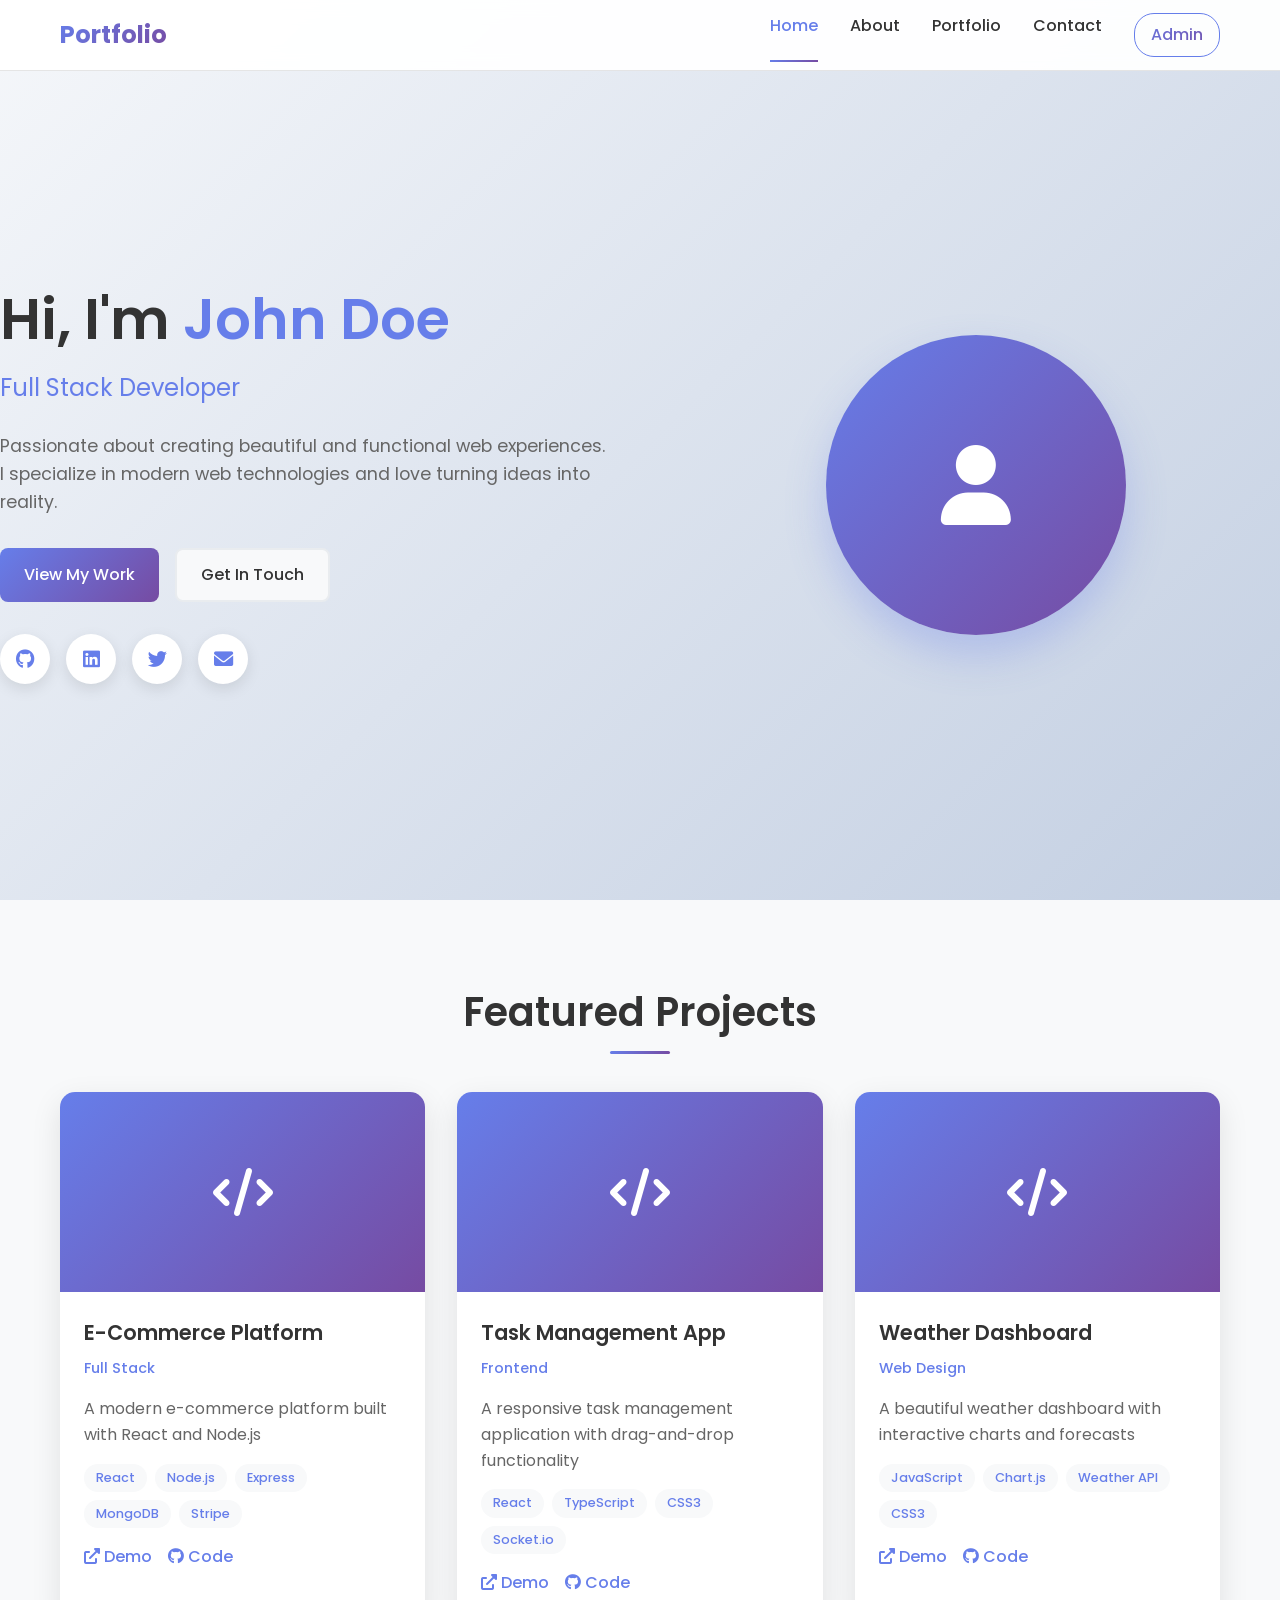
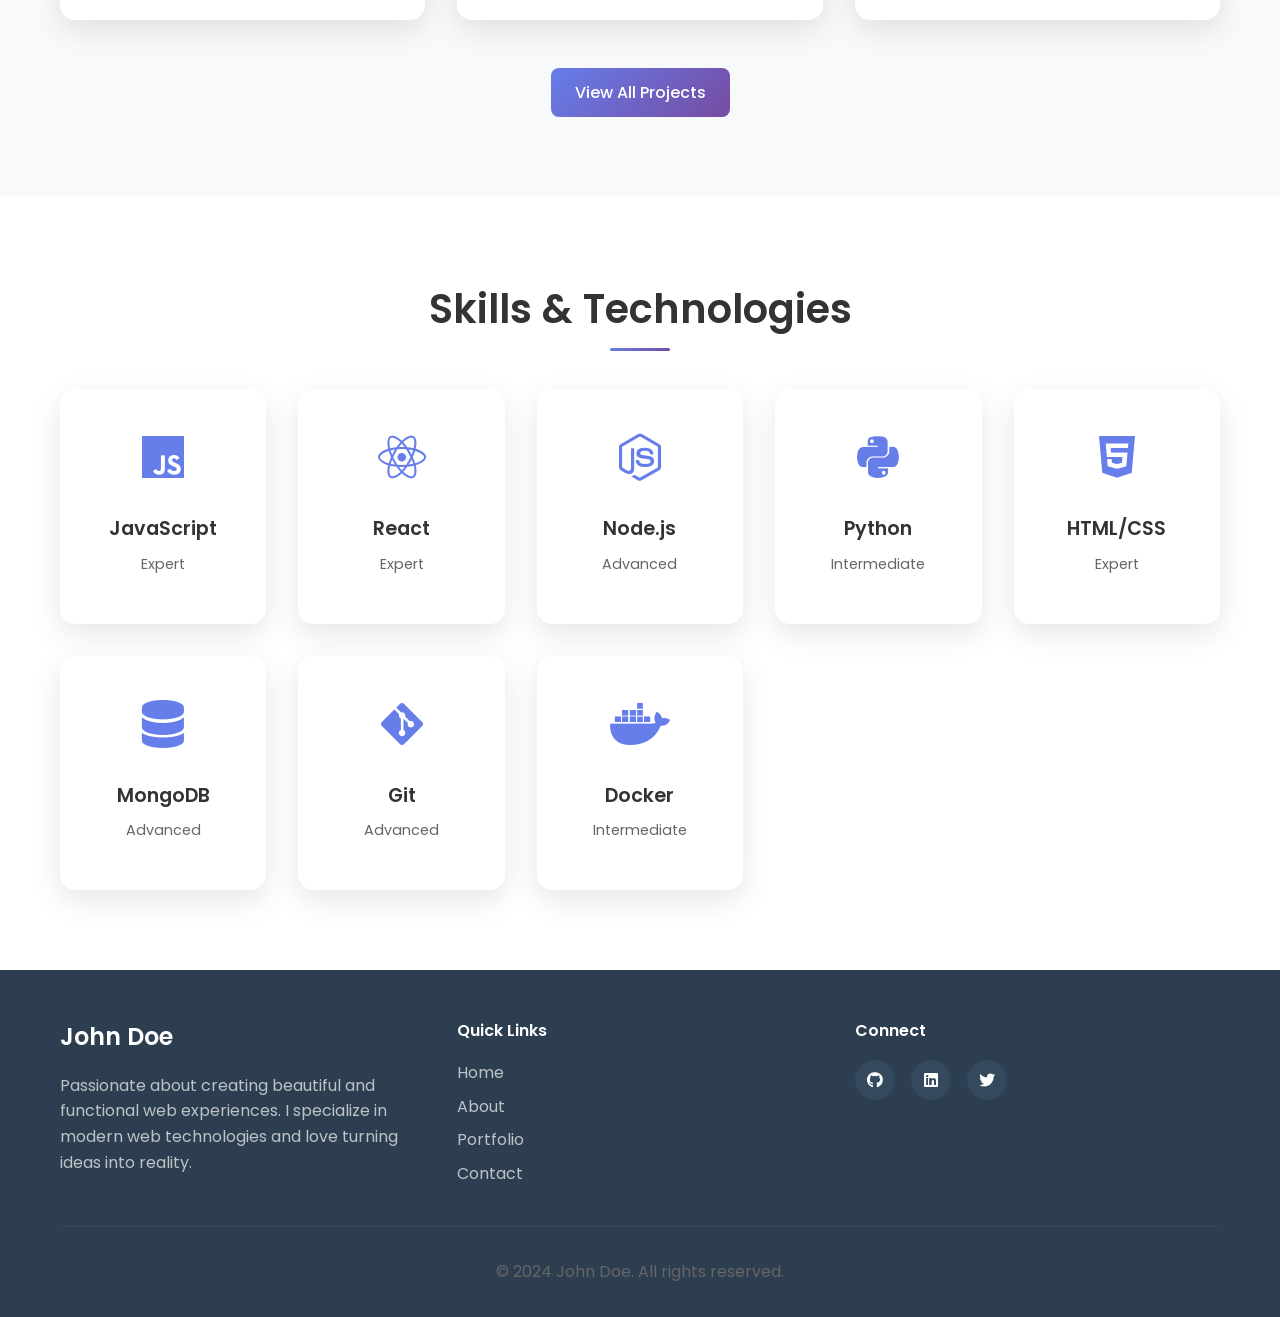
<file: index.html>
<!DOCTYPE html>
<html lang="en">
<head>
    <meta charset="UTF-8">
    <meta name="viewport" content="width=device-width, initial-scale=1.0">
    <title>John Doe - Portfolio</title>
    <link rel="stylesheet" href="css/style.css">
    <link href="https://cdnjs.cloudflare.com/ajax/libs/font-awesome/6.0.0/css/all.min.css" rel="stylesheet">
    <link href="https://fonts.googleapis.com/css2?family=Poppins:wght@300;400;500;600;700&display=swap" rel="stylesheet">
</head>
<body>
    <!-- Navigation -->
    <nav class="navbar" id="navbar">
        <div class="nav-container">
            <div class="nav-logo">
                <a href="index.html">Portfolio</a>
            </div>
            <div class="nav-menu" id="nav-menu">
                <a href="index.html" class="nav-link active">Home</a>
                <a href="about.html" class="nav-link">About</a>
                <a href="portfolio.html" class="nav-link">Portfolio</a>
                <a href="contact.html" class="nav-link">Contact</a>
                <a href="admin/login.html" class="nav-link admin-link">Admin</a>
            </div>
            <div class="hamburger" id="hamburger">
                <span class="bar"></span>
                <span class="bar"></span>
                <span class="bar"></span>
            </div>
        </div>
    </nav>

    <!-- Hero Section -->
    <section class="hero" id="home">
        <div class="hero-content">
            <div class="hero-text">
                <h1>Hi, I'm <span class="highlight" id="hero-name">John Doe</span></h1>
                <h2 class="hero-subtitle" id="hero-title">Full Stack Developer</h2>
                <p class="hero-description" id="hero-description">
                    Passionate about creating beautiful and functional web experiences. 
                    I specialize in modern web technologies and love turning ideas into reality.
                </p>
                <div class="hero-buttons">
                    <a href="portfolio.html" class="btn btn-primary">View My Work</a>
                    <a href="contact.html" class="btn btn-secondary">Get In Touch</a>
                </div>
                <div class="social-links">
                    <a href="#" class="social-link" id="github-link"><i class="fab fa-github"></i></a>
                    <a href="#" class="social-link" id="linkedin-link"><i class="fab fa-linkedin"></i></a>
                    <a href="#" class="social-link" id="twitter-link"><i class="fab fa-twitter"></i></a>
                    <a href="#" class="social-link" id="email-link"><i class="fas fa-envelope"></i></a>
                </div>
            </div>
            <div class="hero-image">
                <div class="image-placeholder" id="hero-image">
                    <i class="fas fa-user"></i>
                </div>
            </div>
        </div>
    </section>

    <!-- Featured Projects Section -->
    <section class="featured-projects">
        <div class="container">
            <h2 class="section-title">Featured Projects</h2>
            <div class="projects-grid" id="featured-projects">
                <!-- Projects will be loaded dynamically -->
            </div>
            <div class="text-center">
                <a href="portfolio.html" class="btn btn-primary">View All Projects</a>
            </div>
        </div>
    </section>

    <!-- Skills Section -->
    <section class="skills">
        <div class="container">
            <h2 class="section-title">Skills & Technologies</h2>
            <div class="skills-grid" id="skills-grid">
                <!-- Skills will be loaded dynamically -->
            </div>
        </div>
    </section>

    <!-- Footer -->
    <footer class="footer">
        <div class="container">
            <div class="footer-content">
                <div class="footer-section">
                    <h3 id="footer-name">John Doe</h3>
                    <p id="footer-description">Full Stack Developer passionate about creating amazing web experiences.</p>
                </div>
                <div class="footer-section">
                    <h4>Quick Links</h4>
                    <ul>
                        <li><a href="index.html">Home</a></li>
                        <li><a href="about.html">About</a></li>
                        <li><a href="portfolio.html">Portfolio</a></li>
                        <li><a href="contact.html">Contact</a></li>
                    </ul>
                </div>
                <div class="footer-section">
                    <h4>Connect</h4>
                    <div class="footer-social">
                        <a href="#" id="footer-github"><i class="fab fa-github"></i></a>
                        <a href="#" id="footer-linkedin"><i class="fab fa-linkedin"></i></a>
                        <a href="#" id="footer-twitter"><i class="fab fa-twitter"></i></a>
                    </div>
                </div>
            </div>
            <div class="footer-bottom">
                <p>&copy; 2024 <span id="footer-copyright-name">John Doe</span>. All rights reserved.</p>
            </div>
        </div>
    </footer>

    <script src="js/main.js"></script>
    <script src="js/data.js"></script>
</body>
</html>
</file>
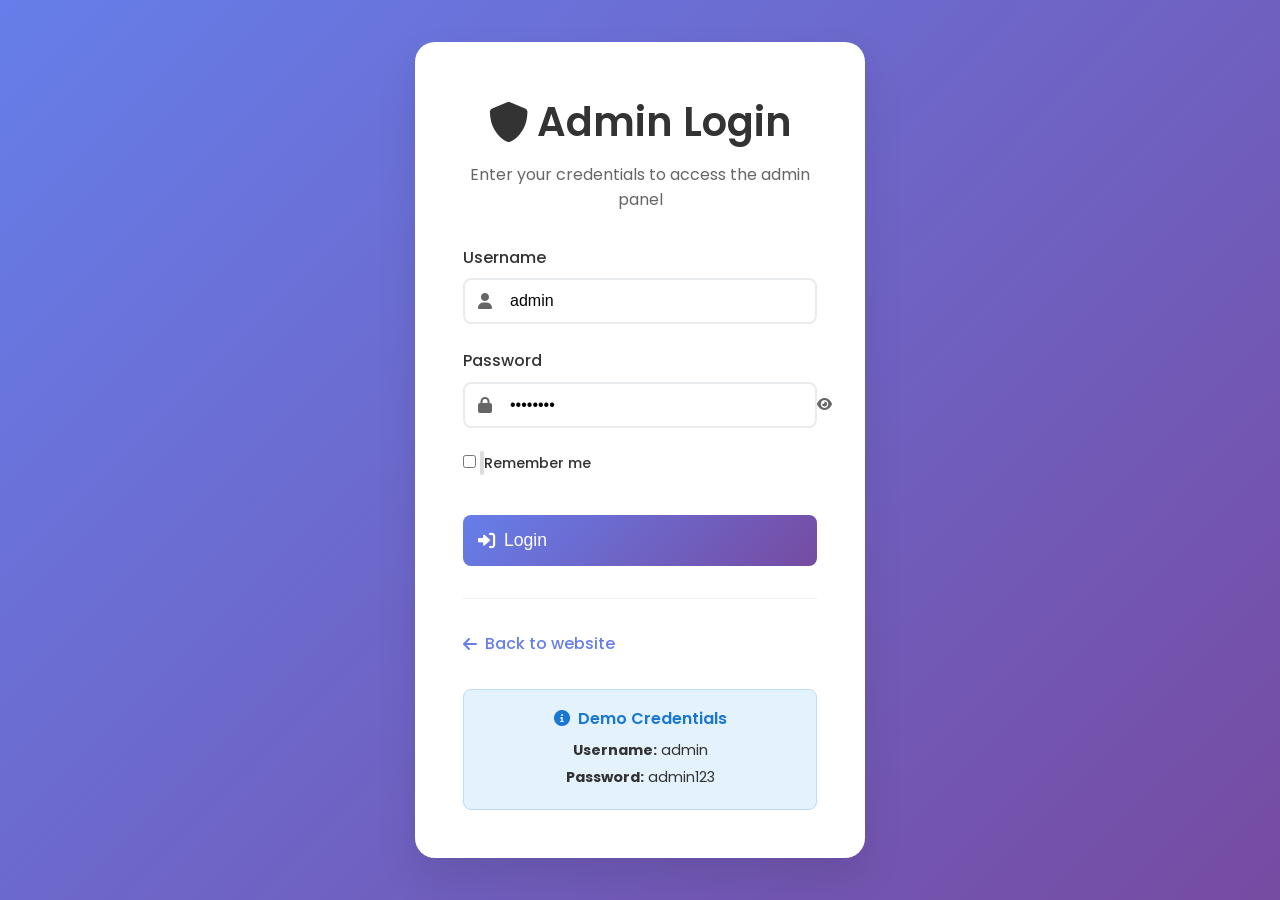
<file: admin/dashboard.html>
<!DOCTYPE html>
<html lang="en">
<head>
    <meta charset="UTF-8">
    <meta name="viewport" content="width=device-width, initial-scale=1.0">
    <title>Admin Dashboard - Portfolio</title>
    <link rel="stylesheet" href="../css/style.css">
    <link rel="stylesheet" href="../css/admin.css">
    <link href="https://cdnjs.cloudflare.com/ajax/libs/font-awesome/6.0.0/css/all.min.css" rel="stylesheet">
    <link href="https://fonts.googleapis.com/css2?family=Poppins:wght@300;400;500;600;700&display=swap" rel="stylesheet">
</head>
<body class="admin-body">
    <div class="admin-container">
        <!-- Sidebar -->
        <aside class="admin-sidebar" id="admin-sidebar">
            <div class="sidebar-header">
                <h2><i class="fas fa-cog"></i> Admin Panel</h2>
                <button class="sidebar-toggle" id="sidebar-toggle">
                    <i class="fas fa-bars"></i>
                </button>
            </div>
            
            <nav class="sidebar-nav">
                <a href="dashboard.html" class="nav-item active">
                    <i class="fas fa-home"></i>
                    <span>Dashboard</span>
                </a>
                <a href="profile.html" class="nav-item">
                    <i class="fas fa-user"></i>
                    <span>Profile</span>
                </a>
                <a href="projects.html" class="nav-item">
                    <i class="fas fa-folder"></i>
                    <span>Projects</span>
                </a>
                <a href="skills.html" class="nav-item">
                    <i class="fas fa-code"></i>
                    <span>Skills</span>
                </a>
                <a href="experience.html" class="nav-item">
                    <i class="fas fa-briefcase"></i>
                    <span>Experience</span>
                </a>
                <a href="messages.html" class="nav-item">
                    <i class="fas fa-envelope"></i>
                    <span>Messages</span>
                    <span class="badge" id="message-count">0</span>
                </a>
                <a href="settings.html" class="nav-item">
                    <i class="fas fa-cog"></i>
                    <span>Settings</span>
                </a>
            </nav>
            
            <div class="sidebar-footer">
                <a href="../index.html" class="nav-item">
                    <i class="fas fa-external-link-alt"></i>
                    <span>View Website</span>
                </a>
                <button class="nav-item logout-btn" id="logout-btn">
                    <i class="fas fa-sign-out-alt"></i>
                    <span>Logout</span>
                </button>
            </div>
        </aside>

        <!-- Main Content -->
        <main class="admin-main">
            <!-- Top Bar -->
            <header class="admin-header">
                <div class="header-left">
                    <button class="sidebar-toggle mobile-only" id="mobile-sidebar-toggle">
                        <i class="fas fa-bars"></i>
                    </button>
                    <h1>Dashboard</h1>
                </div>
                <div class="header-right">
                    <div class="admin-user">
                        <span>Welcome, <strong id="admin-username">Admin</strong></span>
                        <div class="user-avatar">
                            <i class="fas fa-user"></i>
                        </div>
                    </div>
                </div>
            </header>

            <!-- Dashboard Content -->
            <div class="admin-content">
                <!-- Stats Cards -->
                <div class="stats-grid">
                    <div class="stat-card">
                        <div class="stat-icon">
                            <i class="fas fa-folder"></i>
                        </div>
                        <div class="stat-content">
                            <h3 id="projects-count">0</h3>
                            <p>Total Projects</p>
                        </div>
                    </div>
                    <div class="stat-card">
                        <div class="stat-icon">
                            <i class="fas fa-code"></i>
                        </div>
                        <div class="stat-content">
                            <h3 id="skills-count">0</h3>
                            <p>Skills</p>
                        </div>
                    </div>
                    <div class="stat-card">
                        <div class="stat-icon">
                            <i class="fas fa-envelope"></i>
                        </div>
                        <div class="stat-content">
                            <h3 id="messages-count">0</h3>
                            <p>Messages</p>
                        </div>
                    </div>
                    <div class="stat-card">
                        <div class="stat-icon">
                            <i class="fas fa-eye"></i>
                        </div>
                        <div class="stat-content">
                            <h3 id="views-count">1,247</h3>
                            <p>Total Views</p>
                        </div>
                    </div>
                </div>

                <!-- Quick Actions -->
                <div class="quick-actions">
                    <h2>Quick Actions</h2>
                    <div class="actions-grid">
                        <a href="projects.html" class="action-card">
                            <i class="fas fa-plus"></i>
                            <h3>Add New Project</h3>
                            <p>Create a new portfolio project</p>
                        </a>
                        <a href="skills.html" class="action-card">
                            <i class="fas fa-code"></i>
                            <h3>Manage Skills</h3>
                            <p>Update your technical skills</p>
                        </a>
                        <a href="profile.html" class="action-card">
                            <i class="fas fa-user-edit"></i>
                            <h3>Edit Profile</h3>
                            <p>Update your personal information</p>
                        </a>
                        <a href="messages.html" class="action-card">
                            <i class="fas fa-envelope-open"></i>
                            <h3>View Messages</h3>
                            <p>Check new contact messages</p>
                        </a>
                    </div>
                </div>

                <!-- Recent Activity -->
                <div class="recent-activity">
                    <h2>Recent Activity</h2>
                    <div class="activity-list" id="activity-list">
                        <!-- Activity items will be loaded dynamically -->
                    </div>
                </div>

                <!-- Website Preview -->
                <div class="website-preview">
                    <h2>Website Preview</h2>
                    <div class="preview-container">
                        <iframe src="../index.html" class="preview-frame"></iframe>
                        <div class="preview-overlay">
                            <a href="../index.html" target="_blank" class="btn btn-primary">
                                <i class="fas fa-external-link-alt"></i>
                                Open Website
                            </a>
                        </div>
                    </div>
                </div>
            </div>
        </main>
    </div>

    <script src="../js/auth.js"></script>
    <script src="../js/admin.js"></script>
    <script src="../js/data.js"></script>
</body>
</html>
</file>
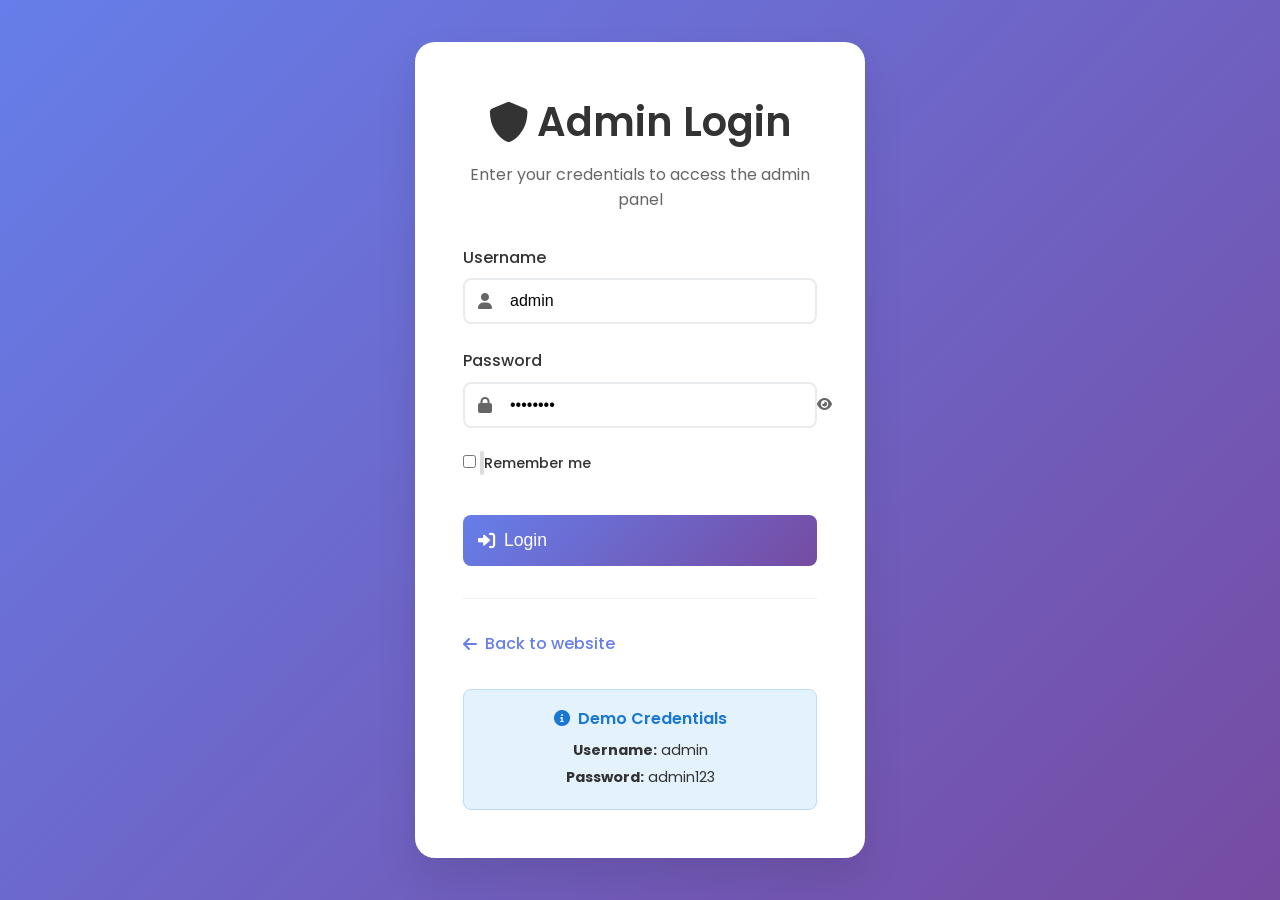
<file: admin/login.html>
<!DOCTYPE html>
<html lang="en">
<head>
    <meta charset="UTF-8">
    <meta name="viewport" content="width=device-width, initial-scale=1.0">
    <title>Admin Login - Portfolio</title>
    <link rel="stylesheet" href="../css/style.css">
    <link rel="stylesheet" href="../css/admin.css">
    <link href="https://cdnjs.cloudflare.com/ajax/libs/font-awesome/6.0.0/css/all.min.css" rel="stylesheet">
    <link href="https://fonts.googleapis.com/css2?family=Poppins:wght@300;400;500;600;700&display=swap" rel="stylesheet">
</head>
<body class="admin-body">
    <div class="login-container">
        <div class="login-card">
            <div class="login-header">
                <h1><i class="fas fa-shield-alt"></i> Admin Login</h1>
                <p>Enter your credentials to access the admin panel</p>
            </div>
            
            <form class="login-form" id="login-form">
                <div class="form-group">
                    <label for="username">Username</label>
                    <div class="input-group">
                        <i class="fas fa-user"></i>
                        <input type="text" id="username" name="username" required placeholder="Enter username">
                    </div>
                </div>
                
                <div class="form-group">
                    <label for="password">Password</label>
                    <div class="input-group">
                        <i class="fas fa-lock"></i>
                        <input type="password" id="password" name="password" required placeholder="Enter password">
                        <button type="button" class="toggle-password" id="toggle-password">
                            <i class="fas fa-eye"></i>
                        </button>
                    </div>
                </div>
                
                <div class="form-group">
                    <label class="checkbox-label">
                        <input type="checkbox" id="remember" name="remember">
                        <span class="checkmark"></span>
                        Remember me
                    </label>
                </div>
                
                <button type="submit" class="btn btn-primary login-btn">
                    <i class="fas fa-sign-in-alt"></i>
                    Login
                </button>
            </form>
            
            <div class="login-error" id="login-error">
                <i class="fas fa-exclamation-circle"></i>
                <span>Invalid username or password</span>
            </div>
            
            <div class="login-footer">
                <a href="../index.html" class="back-link">
                    <i class="fas fa-arrow-left"></i>
                    Back to website
                </a>
            </div>
            
            <div class="demo-credentials">
                <h4><i class="fas fa-info-circle"></i> Demo Credentials</h4>
                <p><strong>Username:</strong> admin</p>
                <p><strong>Password:</strong> admin123</p>
            </div>
        </div>
    </div>

    <script src="../js/auth.js"></script>
</body>
</html>
</file>
<file: css/style.css>
/* Reset and Base Styles */
* {
    margin: 0;
    padding: 0;
    box-sizing: border-box;
}

body {
    font-family: 'Poppins', sans-serif;
    line-height: 1.6;
    color: #333;
    background-color: #fff;
}

.container {
    max-width: 1200px;
    margin: 0 auto;
    padding: 0 20px;
}

/* Typography */
h1, h2, h3, h4, h5, h6 {
    font-weight: 600;
    margin-bottom: 1rem;
}

h1 { font-size: 2.5rem; }
h2 { font-size: 2rem; }
h3 { font-size: 1.5rem; }

p {
    margin-bottom: 1rem;
    color: #666;
}

/* Buttons */
.btn {
    display: inline-flex;
    align-items: center;
    gap: 0.5rem;
    padding: 12px 24px;
    text-decoration: none;
    border: none;
    border-radius: 8px;
    font-weight: 500;
    font-size: 1rem;
    cursor: pointer;
    transition: all 0.3s ease;
    text-align: center;
}

.btn-primary {
    background: linear-gradient(135deg, #667eea 0%, #764ba2 100%);
    color: white;
}

.btn-primary:hover {
    transform: translateY(-2px);
    box-shadow: 0 10px 20px rgba(102, 126, 234, 0.2);
}

.btn-secondary {
    background: #f8f9fa;
    color: #333;
    border: 2px solid #e9ecef;
}

.btn-secondary:hover {
    background: #e9ecef;
    transform: translateY(-2px);
}

.btn-success {
    background: linear-gradient(135deg, #4CAF50 0%, #45a049 100%);
    color: white;
}

.btn-danger {
    background: linear-gradient(135deg, #f44336 0%, #d32f2f 100%);
    color: white;
}

/* Utility Classes */
.text-center { text-align: center; }
.highlight { color: #667eea; }
.section-title {
    text-align: center;
    margin-bottom: 3rem;
    font-size: 2.5rem;
    position: relative;
}

.section-title::after {
    content: '';
    position: absolute;
    bottom: -10px;
    left: 50%;
    transform: translateX(-50%);
    width: 60px;
    height: 3px;
    background: linear-gradient(135deg, #667eea 0%, #764ba2 100%);
    border-radius: 2px;
}

/* Navigation */
.navbar {
    position: fixed;
    top: 0;
    width: 100%;
    background: rgba(255, 255, 255, 0.95);
    backdrop-filter: blur(10px);
    border-bottom: 1px solid rgba(0, 0, 0, 0.1);
    z-index: 1000;
    transition: all 0.3s ease;
}

.nav-container {
    max-width: 1200px;
    margin: 0 auto;
    padding: 0 20px;
    display: flex;
    justify-content: space-between;
    align-items: center;
    height: 70px;
}

.nav-logo a {
    font-size: 1.5rem;
    font-weight: 700;
    text-decoration: none;
    background: linear-gradient(135deg, #667eea 0%, #764ba2 100%);
    -webkit-background-clip: text;
    -webkit-text-fill-color: transparent;
}

.nav-menu {
    display: flex;
    gap: 2rem;
}

.nav-link {
    text-decoration: none;
    color: #333;
    font-weight: 500;
    position: relative;
    transition: color 0.3s ease;
}

.nav-link:hover,
.nav-link.active {
    color: #667eea;
}

.nav-link::after {
    content: '';
    position: absolute;
    bottom: -5px;
    left: 0;
    width: 0;
    height: 2px;
    background: linear-gradient(135deg, #667eea 0%, #764ba2 100%);
    transition: width 0.3s ease;
}

.nav-link:hover::after,
.nav-link.active::after {
    width: 100%;
}

.admin-link {
    background: linear-gradient(135deg, #667eea 0%, #764ba2 100%);
    -webkit-background-clip: text;
    -webkit-text-fill-color: transparent;
    border: 1px solid #667eea;
    padding: 8px 16px;
    border-radius: 20px;
}

/* Hamburger Menu */
.hamburger {
    display: none;
    flex-direction: column;
    cursor: pointer;
}

.bar {
    width: 25px;
    height: 3px;
    background: #333;
    margin: 3px 0;
    transition: 0.3s;
}

/* Hero Section */
.hero {
    min-height: 100vh;
    display: flex;
    align-items: center;
    padding-top: 70px;
    background: linear-gradient(135deg, #f5f7fa 0%, #c3cfe2 100%);
}

.hero-content {
    display: grid;
    grid-template-columns: 1fr 1fr;
    gap: 4rem;
    align-items: center;
}

.hero-text h1 {
    font-size: 3.5rem;
    margin-bottom: 1rem;
    line-height: 1.2;
}

.hero-subtitle {
    font-size: 1.5rem;
    color: #667eea;
    margin-bottom: 1.5rem;
    font-weight: 400;
}

.hero-description {
    font-size: 1.1rem;
    margin-bottom: 2rem;
    color: #666;
}

.hero-buttons {
    display: flex;
    gap: 1rem;
    margin-bottom: 2rem;
}

.social-links {
    display: flex;
    gap: 1rem;
}

.social-link {
    display: flex;
    align-items: center;
    justify-content: center;
    width: 50px;
    height: 50px;
    background: white;
    color: #667eea;
    text-decoration: none;
    border-radius: 50%;
    font-size: 1.2rem;
    transition: all 0.3s ease;
    box-shadow: 0 5px 15px rgba(0, 0, 0, 0.1);
}

.social-link:hover {
    transform: translateY(-3px);
    box-shadow: 0 10px 25px rgba(102, 126, 234, 0.2);
}

.hero-image {
    display: flex;
    justify-content: center;
    align-items: center;
}

.image-placeholder {
    width: 300px;
    height: 300px;
    background: linear-gradient(135deg, #667eea 0%, #764ba2 100%);
    border-radius: 50%;
    display: flex;
    align-items: center;
    justify-content: center;
    color: white;
    font-size: 5rem;
    box-shadow: 0 20px 40px rgba(102, 126, 234, 0.3);
}

/* Page Hero */
.page-hero {
    background: linear-gradient(135deg, #667eea 0%, #764ba2 100%);
    color: white;
    text-align: center;
    padding: 150px 0 100px;
}

.page-hero h1 {
    font-size: 3rem;
    margin-bottom: 1rem;
}

.page-hero p {
    font-size: 1.2rem;
    opacity: 0.9;
    color: white;
}

/* Sections */
.featured-projects,
.skills,
.about-content,
.experience,
.education,
.contact-content,
.faq {
    padding: 80px 0;
}

.featured-projects {
    background: #f8f9fa;
}

/* Projects Grid */
.projects-grid,
.portfolio-grid {
    display: grid;
    grid-template-columns: repeat(auto-fit, minmax(350px, 1fr));
    gap: 2rem;
    margin-bottom: 3rem;
}

.project-card {
    background: white;
    border-radius: 15px;
    overflow: hidden;
    box-shadow: 0 10px 30px rgba(0, 0, 0, 0.1);
    transition: all 0.3s ease;
    cursor: pointer;
}

.project-card:hover {
    transform: translateY(-10px);
    box-shadow: 0 20px 40px rgba(0, 0, 0, 0.15);
}

.project-image {
    height: 200px;
    background: linear-gradient(135deg, #667eea 0%, #764ba2 100%);
    display: flex;
    align-items: center;
    justify-content: center;
    color: white;
    font-size: 3rem;
}

.project-content {
    padding: 1.5rem;
}

.project-title {
    font-size: 1.3rem;
    margin-bottom: 0.5rem;
}

.project-category {
    color: #667eea;
    font-size: 0.9rem;
    font-weight: 500;
    margin-bottom: 1rem;
}

.project-description {
    color: #666;
    margin-bottom: 1rem;
}

.project-tech {
    display: flex;
    flex-wrap: wrap;
    gap: 0.5rem;
    margin-bottom: 1rem;
}

.tech-tag {
    background: #f8f9fa;
    color: #667eea;
    padding: 4px 12px;
    border-radius: 15px;
    font-size: 0.8rem;
    font-weight: 500;
}

.project-links {
    display: flex;
    gap: 1rem;
}

.project-link {
    color: #667eea;
    text-decoration: none;
    font-weight: 500;
    transition: color 0.3s ease;
}

.project-link:hover {
    color: #764ba2;
}

/* Skills Grid */
.skills-grid {
    display: grid;
    grid-template-columns: repeat(auto-fit, minmax(200px, 1fr));
    gap: 2rem;
}

.skill-item {
    text-align: center;
    padding: 2rem;
    background: white;
    border-radius: 15px;
    box-shadow: 0 10px 30px rgba(0, 0, 0, 0.1);
    transition: transform 0.3s ease;
}

.skill-item:hover {
    transform: translateY(-5px);
}

.skill-icon {
    font-size: 3rem;
    color: #667eea;
    margin-bottom: 1rem;
}

.skill-name {
    font-size: 1.2rem;
    margin-bottom: 0.5rem;
}

.skill-level {
    color: #666;
    font-size: 0.9rem;
}

/* About Section */
.about-grid {
    display: grid;
    grid-template-columns: 1fr 2fr;
    gap: 4rem;
    align-items: center;
}

.about-image .image-placeholder {
    width: 100%;
    max-width: 400px;
    height: 400px;
}

.about-details {
    margin: 2rem 0;
}

.detail-item {
    margin-bottom: 1rem;
    font-size: 1.1rem;
}

.detail-item strong {
    color: #333;
    margin-right: 1rem;
}

/* Timeline */
.timeline {
    position: relative;
    padding-left: 2rem;
}

.timeline::before {
    content: '';
    position: absolute;
    left: 0;
    top: 0;
    bottom: 0;
    width: 2px;
    background: linear-gradient(135deg, #667eea 0%, #764ba2 100%);
}

.timeline-item {
    position: relative;
    margin-bottom: 2rem;
    background: white;
    padding: 2rem;
    border-radius: 15px;
    box-shadow: 0 10px 30px rgba(0, 0, 0, 0.1);
}

.timeline-item::before {
    content: '';
    position: absolute;
    left: -2.5rem;
    top: 2rem;
    width: 12px;
    height: 12px;
    background: #667eea;
    border-radius: 50%;
    border: 3px solid white;
}

.timeline-date {
    color: #667eea;
    font-weight: 600;
    margin-bottom: 0.5rem;
}

.timeline-title {
    font-size: 1.3rem;
    margin-bottom: 0.5rem;
}

.timeline-company {
    color: #666;
    font-weight: 500;
    margin-bottom: 1rem;
}

/* Portfolio Filter */
.portfolio-filter {
    padding: 2rem 0;
    background: #f8f9fa;
}

.filter-buttons {
    display: flex;
    justify-content: center;
    gap: 1rem;
    flex-wrap: wrap;
}

.filter-btn {
    background: white;
    color: #333;
    border: 2px solid #e9ecef;
    padding: 10px 20px;
    border-radius: 25px;
    cursor: pointer;
    transition: all 0.3s ease;
}

.filter-btn:hover,
.filter-btn.active {
    background: linear-gradient(135deg, #667eea 0%, #764ba2 100%);
    color: white;
    border-color: transparent;
}

/* Contact Section */
.contact-grid {
    display: grid;
    grid-template-columns: 1fr 1fr;
    gap: 4rem;
}

.contact-item {
    display: flex;
    align-items: flex-start;
    gap: 1rem;
    margin-bottom: 2rem;
}

.contact-icon {
    width: 50px;
    height: 50px;
    background: linear-gradient(135deg, #667eea 0%, #764ba2 100%);
    color: white;
    border-radius: 50%;
    display: flex;
    align-items: center;
    justify-content: center;
    font-size: 1.2rem;
    flex-shrink: 0;
}

.contact-details h3 {
    margin-bottom: 0.5rem;
    color: #333;
}

.contact-details p {
    color: #666;
    margin: 0;
}

.contact-social {
    margin-top: 2rem;
}

.contact-social h3 {
    margin-bottom: 1rem;
}

/* Forms */
.form-group {
    margin-bottom: 1.5rem;
}

.form-group label {
    display: block;
    margin-bottom: 0.5rem;
    font-weight: 500;
    color: #333;
}

.form-group input,
.form-group textarea,
.form-group select {
    width: 100%;
    padding: 12px 16px;
    border: 2px solid #e9ecef;
    border-radius: 8px;
    font-size: 1rem;
    transition: border-color 0.3s ease;
}

.form-group input:focus,
.form-group textarea:focus,
.form-group select:focus {
    outline: none;
    border-color: #667eea;
}

.form-success,
.form-error {
    display: none;
    padding: 1rem;
    border-radius: 8px;
    margin-top: 1rem;
    align-items: center;
    gap: 0.5rem;
}

.form-success {
    background: #d4edda;
    color: #155724;
    border: 1px solid #c3e6cb;
}

.form-error {
    background: #f8d7da;
    color: #721c24;
    border: 1px solid #f5c6cb;
}

/* FAQ */
.faq-list {
    max-width: 800px;
    margin: 0 auto;
}

.faq-item {
    background: white;
    border-radius: 10px;
    margin-bottom: 1rem;
    box-shadow: 0 5px 15px rgba(0, 0, 0, 0.1);
    overflow: hidden;
}

.faq-question {
    padding: 1.5rem;
    cursor: pointer;
    display: flex;
    justify-content: space-between;
    align-items: center;
    background: #f8f9fa;
    transition: background 0.3s ease;
}

.faq-question:hover {
    background: #e9ecef;
}

.faq-question h3 {
    margin: 0;
    font-size: 1.1rem;
}

.faq-question i {
    transition: transform 0.3s ease;
}

.faq-item.active .faq-question i {
    transform: rotate(180deg);
}

.faq-answer {
    padding: 0 1.5rem;
    max-height: 0;
    overflow: hidden;
    transition: all 0.3s ease;
}

.faq-item.active .faq-answer {
    padding: 1.5rem;
    max-height: 200px;
}

/* Modal */
.modal {
    display: none;
    position: fixed;
    z-index: 10000;
    left: 0;
    top: 0;
    width: 100%;
    height: 100%;
    background: rgba(0, 0, 0, 0.5);
    backdrop-filter: blur(5px);
}

.modal-content {
    background: white;
    margin: 5% auto;
    padding: 0;
    border-radius: 15px;
    width: 90%;
    max-width: 600px;
    max-height: 90vh;
    overflow-y: auto;
    position: relative;
}

.modal-content.large {
    max-width: 900px;
}

.modal-content.small {
    max-width: 400px;
}

.close-modal {
    position: absolute;
    right: 1rem;
    top: 1rem;
    font-size: 2rem;
    cursor: pointer;
    color: #999;
    z-index: 1;
}

.close-modal:hover {
    color: #333;
}

.modal-body {
    padding: 2rem;
}

/* Footer */
.footer {
    background: #2c3e50;
    color: white;
    padding: 3rem 0 1rem;
}

.footer-content {
    display: grid;
    grid-template-columns: repeat(auto-fit, minmax(250px, 1fr));
    gap: 2rem;
    margin-bottom: 2rem;
}

.footer-section h3,
.footer-section h4 {
    margin-bottom: 1rem;
    color: white;
}

.footer-section p {
    color: #bdc3c7;
}

.footer-section ul {
    list-style: none;
}

.footer-section ul li {
    margin-bottom: 0.5rem;
}

.footer-section ul li a {
    color: #bdc3c7;
    text-decoration: none;
    transition: color 0.3s ease;
}

.footer-section ul li a:hover {
    color: #667eea;
}

.footer-social {
    display: flex;
    gap: 1rem;
}

.footer-social a {
    display: flex;
    align-items: center;
    justify-content: center;
    width: 40px;
    height: 40px;
    background: #34495e;
    color: white;
    text-decoration: none;
    border-radius: 50%;
    transition: all 0.3s ease;
}

.footer-social a:hover {
    background: #667eea;
    transform: translateY(-2px);
}

.footer-bottom {
    text-align: center;
    padding-top: 2rem;
    border-top: 1px solid #34495e;
    color: #bdc3c7;
}

/* Responsive Design */
@media (max-width: 1024px) {
    .hero-content {
        grid-template-columns: 1fr;
        text-align: center;
    }
    
    .about-grid {
        grid-template-columns: 1fr;
        text-align: center;
    }
    
    .contact-grid {
        grid-template-columns: 1fr;
    }
}

@media (max-width: 768px) {
    .nav-menu {
        position: fixed;
        left: -100%;
        top: 70px;
        flex-direction: column;
        background: white;
        width: 100%;
        text-align: center;
        transition: 0.3s;
        box-shadow: 0 10px 27px rgba(0, 0, 0, 0.05);
        padding: 2rem 0;
    }

    .nav-menu.active {
        left: 0;
    }

    .hamburger {
        display: flex;
    }

    .hamburger.active .bar:nth-child(2) {
        opacity: 0;
    }

    .hamburger.active .bar:nth-child(1) {
        transform: translateY(8px) rotate(45deg);
    }

    .hamburger.active .bar:nth-child(3) {
        transform: translateY(-8px) rotate(-45deg);
    }
    
    .hero-text h1 {
        font-size: 2.5rem;
    }
    
    .hero-buttons {
        flex-direction: column;
        align-items: center;
    }
    
    .projects-grid,
    .portfolio-grid {
        grid-template-columns: 1fr;
    }
    
    .skills-grid {
        grid-template-columns: repeat(auto-fit, minmax(150px, 1fr));
    }
    
    .filter-buttons {
        gap: 0.5rem;
    }
    
    .filter-btn {
        padding: 8px 16px;
        font-size: 0.9rem;
    }
    
    .section-title {
        font-size: 2rem;
    }
    
    h1 { font-size: 2rem; }
    h2 { font-size: 1.5rem; }
    
    .modal-content {
        margin: 10% auto;
        width: 95%;
    }
}

@media (max-width: 480px) {
    .container {
        padding: 0 15px;
    }
    
    .hero-text h1 {
        font-size: 2rem;
    }
    
    .page-hero h1 {
        font-size: 2rem;
    }
    
    .btn {
        padding: 10px 20px;
        font-size: 0.9rem;
    }
    
    .timeline {
        padding-left: 1rem;
    }
    
    .timeline-item {
        padding: 1.5rem;
    }
    
    .timeline-item::before {
        left: -1.5rem;
    }
    
    .contact-item {
        flex-direction: column;
        text-align: center;
    }
}
</file>
<file: css/admin.css>
/* Admin Specific Styles */
.admin-body {
    background: #f5f6fa;
    overflow-x: hidden;
}

/* Login Page */
.login-container {
    min-height: 100vh;
    display: flex;
    align-items: center;
    justify-content: center;
    background: linear-gradient(135deg, #667eea 0%, #764ba2 100%);
    padding: 20px;
}

.login-card {
    background: white;
    border-radius: 20px;
    padding: 3rem;
    width: 100%;
    max-width: 450px;
    box-shadow: 0 20px 40px rgba(0, 0, 0, 0.1);
}

.login-header {
    text-align: center;
    margin-bottom: 2rem;
}

.login-header h1 {
    color: #333;
    margin-bottom: 0.5rem;
    display: flex;
    align-items: center;
    justify-content: center;
    gap: 0.5rem;
}

.login-header p {
    color: #666;
    margin: 0;
}

.login-form .form-group {
    margin-bottom: 1.5rem;
}

.input-group {
    position: relative;
}

.input-group i {
    position: absolute;
    left: 15px;
    top: 50%;
    transform: translateY(-50%);
    color: #666;
}

.input-group input {
    padding-left: 45px;
}

.toggle-password {
    position: absolute;
    right: 15px;
    top: 50%;
    transform: translateY(-50%);
    background: none;
    border: none;
    color: #666;
    cursor: pointer;
    padding: 0;
}

.checkbox-label {
    display: flex;
    align-items: center;
    gap: 0.5rem;
    cursor: pointer;
    font-size: 0.9rem;
}

.checkbox-label input[type="checkbox"] {
    width: auto;
    margin: 0;
}

.checkmark {
    width: 20px;
    height: 20px;
    border: 2px solid #ddd;
    border-radius: 4px;
    position: relative;
    background: white;
}

.checkbox-label input[type="checkbox"]:checked + .checkmark {
    background: linear-gradient(135deg, #667eea 0%, #764ba2 100%);
    border-color: #667eea;
}

.checkbox-label input[type="checkbox"]:checked + .checkmark::after {
    content: '✓';
    position: absolute;
    color: white;
    top: 50%;
    left: 50%;
    transform: translate(-50%, -50%);
    font-size: 0.8rem;
}

.login-btn {
    width: 100%;
    padding: 15px;
    font-size: 1.1rem;
    margin-top: 1rem;
}

.login-error {
    display: none;
    background: #f8d7da;
    color: #721c24;
    padding: 1rem;
    border-radius: 8px;
    margin-top: 1rem;
    align-items: center;
    gap: 0.5rem;
}

.back-link {
    display: flex;
    align-items: center;
    gap: 0.5rem;
    color: #667eea;
    text-decoration: none;
    font-weight: 500;
    transition: color 0.3s ease;
}

.back-link:hover {
    color: #764ba2;
}

.login-footer {
    text-align: center;
    margin-top: 2rem;
    padding-top: 2rem;
    border-top: 1px solid #eee;
}

.demo-credentials {
    background: #e3f2fd;
    border: 1px solid #bbdefb;
    border-radius: 8px;
    padding: 1rem;
    margin-top: 2rem;
    text-align: center;
}

.demo-credentials h4 {
    color: #1976d2;
    margin-bottom: 0.5rem;
    display: flex;
    align-items: center;
    justify-content: center;
    gap: 0.5rem;
}

.demo-credentials p {
    margin: 0.25rem 0;
    color: #333;
    font-size: 0.9rem;
}

/* Admin Layout */
.admin-container {
    display: flex;
    min-height: 100vh;
}

/* Sidebar */
.admin-sidebar {
    width: 280px;
    background: #2c3e50;
    color: white;
    position: fixed;
    height: 100vh;
    left: 0;
    top: 0;
    z-index: 1000;
    transition: transform 0.3s ease;
    overflow-y: auto;
}

.sidebar-header {
    padding: 1.5rem;
    border-bottom: 1px solid #34495e;
    display: flex;
    align-items: center;
    justify-content: space-between;
}

.sidebar-header h2 {
    margin: 0;
    font-size: 1.3rem;
    display: flex;
    align-items: center;
    gap: 0.5rem;
}

.sidebar-toggle {
    background: none;
    border: none;
    color: white;
    font-size: 1.2rem;
    cursor: pointer;
    padding: 0.5rem;
    border-radius: 4px;
    transition: background 0.3s ease;
}

.sidebar-toggle:hover {
    background: #34495e;
}

.sidebar-nav {
    padding: 1rem 0;
}

.nav-item {
    display: flex;
    align-items: center;
    gap: 1rem;
    padding: 1rem 1.5rem;
    color: #bdc3c7;
    text-decoration: none;
    transition: all 0.3s ease;
    border: none;
    background: none;
    width: 100%;
    text-align: left;
    cursor: pointer;
    font-size: 1rem;
    position: relative;
}

.nav-item:hover {
    background: #34495e;
    color: white;
}

.nav-item.active {
    background: #667eea;
    color: white;
}

.nav-item.active::before {
    content: '';
    position: absolute;
    left: 0;
    top: 0;
    bottom: 0;
    width: 4px;
    background: #764ba2;
}

.nav-item i {
    width: 20px;
    text-align: center;
}

.badge {
    background: #e74c3c;
    color: white;
    padding: 2px 8px;
    border-radius: 10px;
    font-size: 0.7rem;
    margin-left: auto;
}

.sidebar-footer {
    margin-top: auto;
    border-top: 1px solid #34495e;
    padding: 1rem 0;
}

.logout-btn {
    border-top: 1px solid #34495e;
    margin-top: 0.5rem;
}

/* Main Content */
.admin-main {
    flex: 1;
    margin-left: 280px;
    min-height: 100vh;
}

.admin-header {
    background: white;
    padding: 1rem 2rem;
    border-bottom: 1px solid #e9ecef;
    display: flex;
    justify-content: space-between;
    align-items: center;
    position: sticky;
    top: 0;
    z-index: 100;
}

.header-left {
    display: flex;
    align-items: center;
    gap: 1rem;
}

.header-left h1 {
    margin: 0;
    color: #333;
    font-size: 1.8rem;
}

.mobile-only {
    display: none;
}

.header-right {
    display: flex;
    align-items: center;
    gap: 1rem;
}

.admin-user {
    display: flex;
    align-items: center;
    gap: 1rem;
}

.user-avatar {
    width: 40px;
    height: 40px;
    background: linear-gradient(135deg, #667eea 0%, #764ba2 100%);
    border-radius: 50%;
    display: flex;
    align-items: center;
    justify-content: center;
    color: white;
}

.admin-content {
    padding: 2rem;
}

/* Stats Cards */
.stats-grid {
    display: grid;
    grid-template-columns: repeat(auto-fit, minmax(250px, 1fr));
    gap: 1.5rem;
    margin-bottom: 3rem;
}

.stat-card {
    background: white;
    padding: 2rem;
    border-radius: 15px;
    box-shadow: 0 5px 15px rgba(0, 0, 0, 0.1);
    display: flex;
    align-items: center;
    gap: 1rem;
    transition: transform 0.3s ease;
}

.stat-card:hover {
    transform: translateY(-5px);
}

.stat-icon {
    width: 60px;
    height: 60px;
    border-radius: 50%;
    display: flex;
    align-items: center;
    justify-content: center;
    font-size: 1.5rem;
    color: white;
    background: linear-gradient(135deg, #667eea 0%, #764ba2 100%);
}

.stat-content h3 {
    font-size: 2rem;
    margin: 0;
    color: #333;
}

.stat-content p {
    margin: 0;
    color: #666;
    font-size: 0.9rem;
}

/* Quick Actions */
.quick-actions {
    margin-bottom: 3rem;
}

.quick-actions h2 {
    margin-bottom: 1.5rem;
    color: #333;
}

.actions-grid {
    display: grid;
    grid-template-columns: repeat(auto-fit, minmax(250px, 1fr));
    gap: 1.5rem;
}

.action-card {
    background: white;
    padding: 2rem;
    border-radius: 15px;
    box-shadow: 0 5px 15px rgba(0, 0, 0, 0.1);
    text-decoration: none;
    color: inherit;
    transition: all 0.3s ease;
    text-align: center;
}

.action-card:hover {
    transform: translateY(-5px);
    box-shadow: 0 10px 25px rgba(0, 0, 0, 0.15);
}

.action-card i {
    font-size: 2.5rem;
    color: #667eea;
    margin-bottom: 1rem;
}

.action-card h3 {
    margin-bottom: 0.5rem;
    color: #333;
}

.action-card p {
    color: #666;
    margin: 0;
    font-size: 0.9rem;
}

/* Recent Activity */
.recent-activity {
    margin-bottom: 3rem;
}

.recent-activity h2 {
    margin-bottom: 1.5rem;
    color: #333;
}

.activity-list {
    background: white;
    border-radius: 15px;
    box-shadow: 0 5px 15px rgba(0, 0, 0, 0.1);
    overflow: hidden;
}

.activity-item {
    padding: 1.5rem;
    border-bottom: 1px solid #f8f9fa;
    display: flex;
    align-items: center;
    gap: 1rem;
}

.activity-item:last-child {
    border-bottom: none;
}

.activity-icon {
    width: 40px;
    height: 40px;
    border-radius: 50%;
    display: flex;
    align-items: center;
    justify-content: center;
    background: #f8f9fa;
    color: #667eea;
}

.activity-content {
    flex: 1;
}

.activity-content p {
    margin: 0;
    color: #333;
}

.activity-time {
    color: #999;
    font-size: 0.8rem;
}

/* Website Preview */
.website-preview {
    margin-bottom: 2rem;
}

.website-preview h2 {
    margin-bottom: 1.5rem;
    color: #333;
}

.preview-container {
    position: relative;
    background: white;
    border-radius: 15px;
    overflow: hidden;
    box-shadow: 0 5px 15px rgba(0, 0, 0, 0.1);
}

.preview-frame {
    width: 100%;
    height: 400px;
    border: none;
}

.preview-overlay {
    position: absolute;
    top: 1rem;
    right: 1rem;
}

/* Form Sections */
.form-section {
    background: white;
    padding: 2rem;
    border-radius: 15px;
    box-shadow: 0 5px 15px rgba(0, 0, 0, 0.1);
    margin-bottom: 2rem;
}

.form-section h2 {
    color: #333;
    margin-bottom: 1.5rem;
    padding-bottom: 0.5rem;
    border-bottom: 2px solid #f8f9fa;
    display: flex;
    align-items: center;
    gap: 0.5rem;
}

.form-grid {
    display: grid;
    grid-template-columns: repeat(auto-fit, minmax(250px, 1fr));
    gap: 1.5rem;
}

.image-upload {
    text-align: center;
}

.image-preview {
    width: 150px;
    height: 150px;
    border: 2px dashed #ddd;
    border-radius: 10px;
    display: flex;
    align-items: center;
    justify-content: center;
    margin: 0 auto 1rem;
    font-size: 3rem;
    color: #ccc;
    background: #f8f9fa;
}

.image-upload input[type="file"] {
    display: none;
}

.image-upload-grid {
    display: grid;
    grid-template-columns: repeat(auto-fit, minmax(200px, 1fr));
    gap: 2rem;
}

.image-upload-item label {
    display: block;
    font-weight: 600;
    margin-bottom: 1rem;
    text-align: center;
}

.cv-upload {
    text-align: center;
}

.file-name {
    margin-top: 1rem;
    color: #667eea;
    font-weight: 500;
}

/* Projects List */
.projects-list {
    display: grid;
    gap: 1.5rem;
}

.project-item {
    background: white;
    border-radius: 15px;
    box-shadow: 0 5px 15px rgba(0, 0, 0, 0.1);
    overflow: hidden;
    transition: transform 0.3s ease;
}

.project-item:hover {
    transform: translateY(-2px);
}

.project-item-header {
    padding: 1.5rem;
    display: flex;
    justify-content: space-between;
    align-items: flex-start;
    gap: 1rem;
}

.project-item-content {
    flex: 1;
}

.project-item-title {
    font-size: 1.3rem;
    margin-bottom: 0.5rem;
    color: #333;
}

.project-item-category {
    color: #667eea;
    font-size: 0.9rem;
    font-weight: 500;
    margin-bottom: 1rem;
}

.project-item-description {
    color: #666;
    margin-bottom: 1rem;
}

.project-item-meta {
    display: flex;
    gap: 1rem;
    font-size: 0.9rem;
    color: #999;
}

.project-item-actions {
    display: flex;
    gap: 0.5rem;
}

.btn-small {
    padding: 8px 12px;
    font-size: 0.8rem;
}

.featured-badge {
    background: #ffd700;
    color: #333;
    padding: 4px 8px;
    border-radius: 10px;
    font-size: 0.7rem;
    font-weight: 600;
}

/* Modal Enhancements */
.modal-header {
    padding: 1.5rem 2rem;
    border-bottom: 1px solid #f8f9fa;
    position: relative;
}

.modal-header h2 {
    margin: 0;
    color: #333;
}

.modal-actions {
    padding: 1.5rem 2rem;
    border-top: 1px solid #f8f9fa;
    display: flex;
    gap: 1rem;
    justify-content: flex-end;
}

.project-form {
    padding: 2rem;
}

/* Success Message */
.success-message {
    position: fixed;
    top: 2rem;
    right: 2rem;
    background: #d4edda;
    color: #155724;
    padding: 1rem 1.5rem;
    border-radius: 8px;
    border: 1px solid #c3e6cb;
    display: none;
    align-items: center;
    gap: 0.5rem;
    z-index: 10001;
    animation: slideIn 0.3s ease;
}

@keyframes slideIn {
    from {
        transform: translateX(100%);
        opacity: 0;
    }
    to {
        transform: translateX(0);
        opacity: 1;
    }
}

/* Responsive Admin */
@media (max-width: 1024px) {
    .admin-sidebar {
        transform: translateX(-100%);
    }

    .admin-sidebar.open {
        transform: translateX(0);
    }

    .admin-main {
        margin-left: 0;
    }

    .mobile-only {
        display: block;
    }

    .stats-grid {
        grid-template-columns: repeat(auto-fit, minmax(200px, 1fr));
    }

    .actions-grid {
        grid-template-columns: repeat(auto-fit, minmax(200px, 1fr));
    }
}

@media (max-width: 768px) {
    .admin-header {
        padding: 1rem;
    }

    .admin-content {
        padding: 1rem;
    }

    .form-grid {
        grid-template-columns: 1fr;
    }

    .image-upload-grid {
        grid-template-columns: 1fr;
    }

    .stats-grid {
        grid-template-columns: 1fr;
    }

    .actions-grid {
        grid-template-columns: 1fr;
    }

    .project-item-header {
        flex-direction: column;
        align-items: stretch;
    }

    .project-item-actions {
        justify-content: center;
    }

    .modal-actions {
        flex-direction: column;
    }

    .success-message {
        right: 1rem;
        left: 1rem;
        top: 1rem;
    }
}

@media (max-width: 480px) {
    .login-card {
        padding: 2rem 1.5rem;
    }

    .sidebar-header {
        padding: 1rem;
    }

    .nav-item {
        padding: 0.75rem 1rem;
    }

    .header-left h1 {
        font-size: 1.4rem;
    }

    .stat-card {
        padding: 1.5rem;
    }

    .action-card {
        padding: 1.5rem;
    }

    .form-section {
        padding: 1.5rem;
    }
}
</file>
